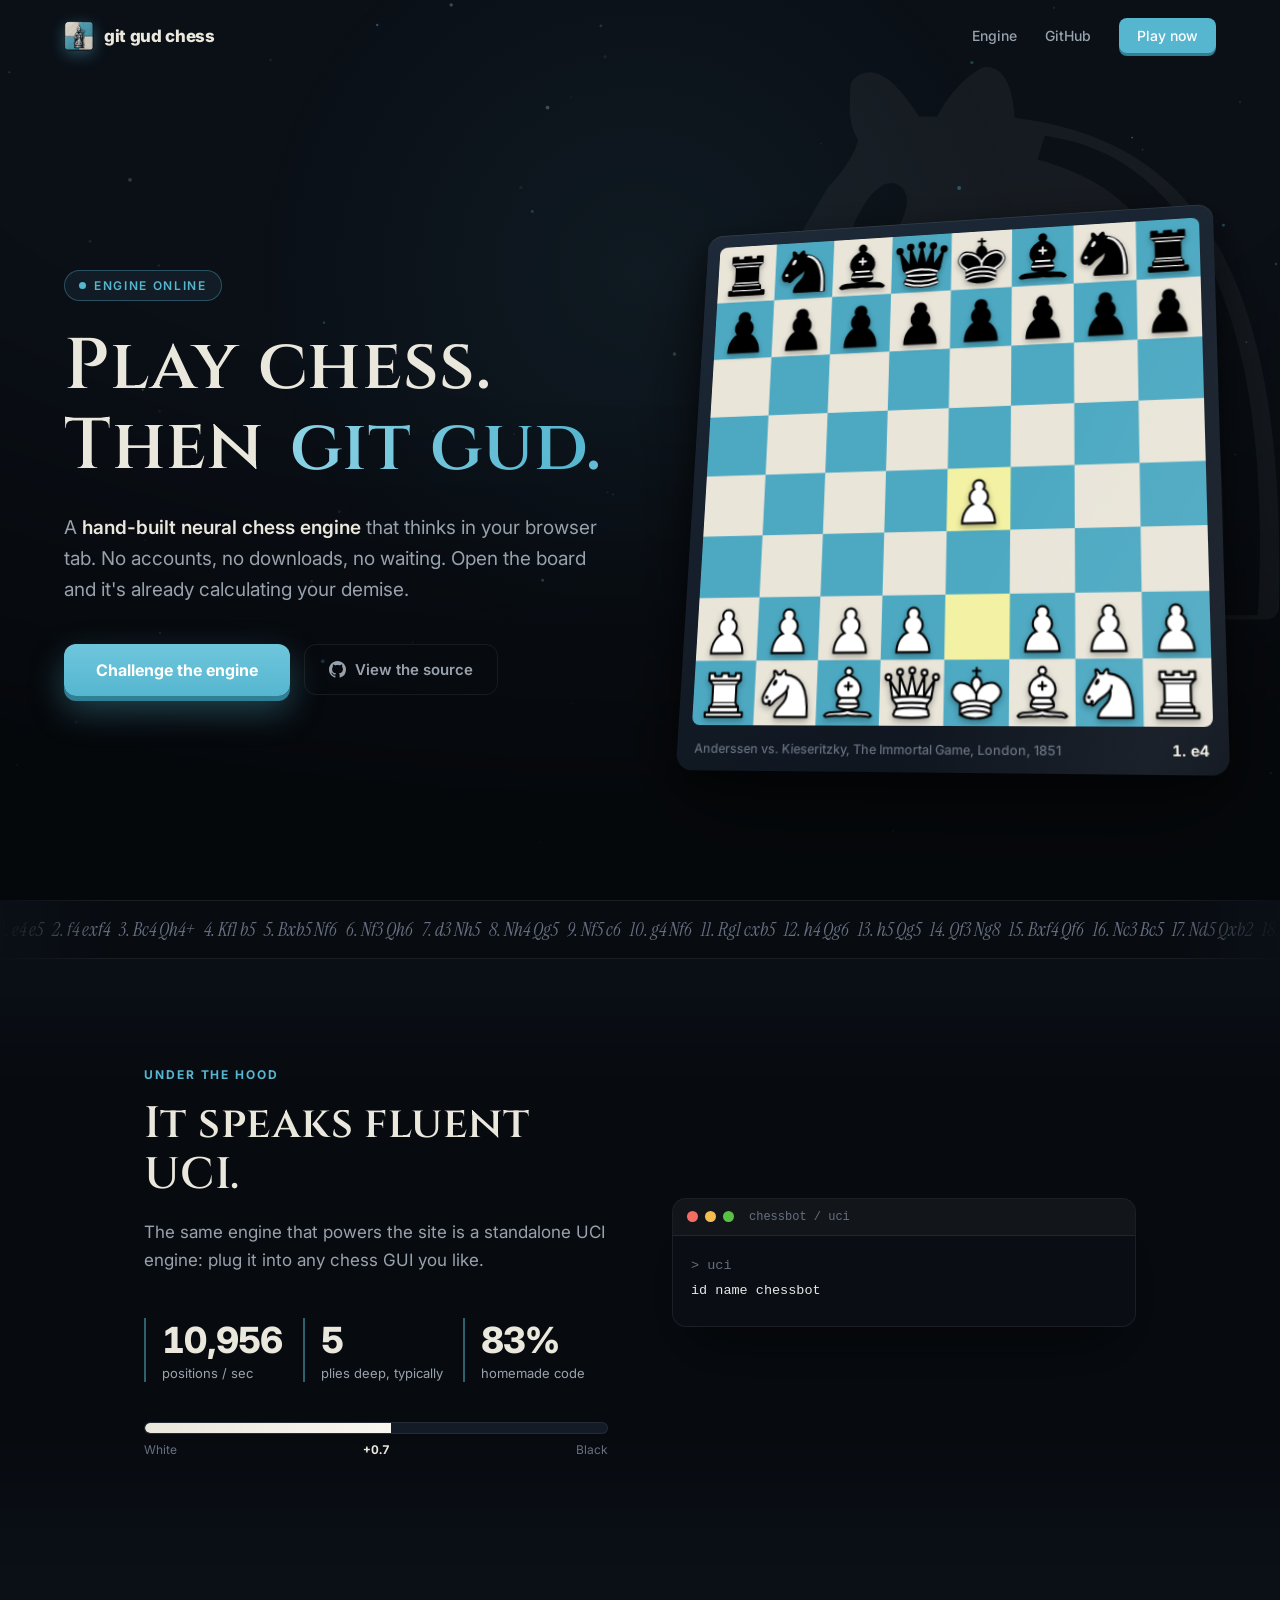
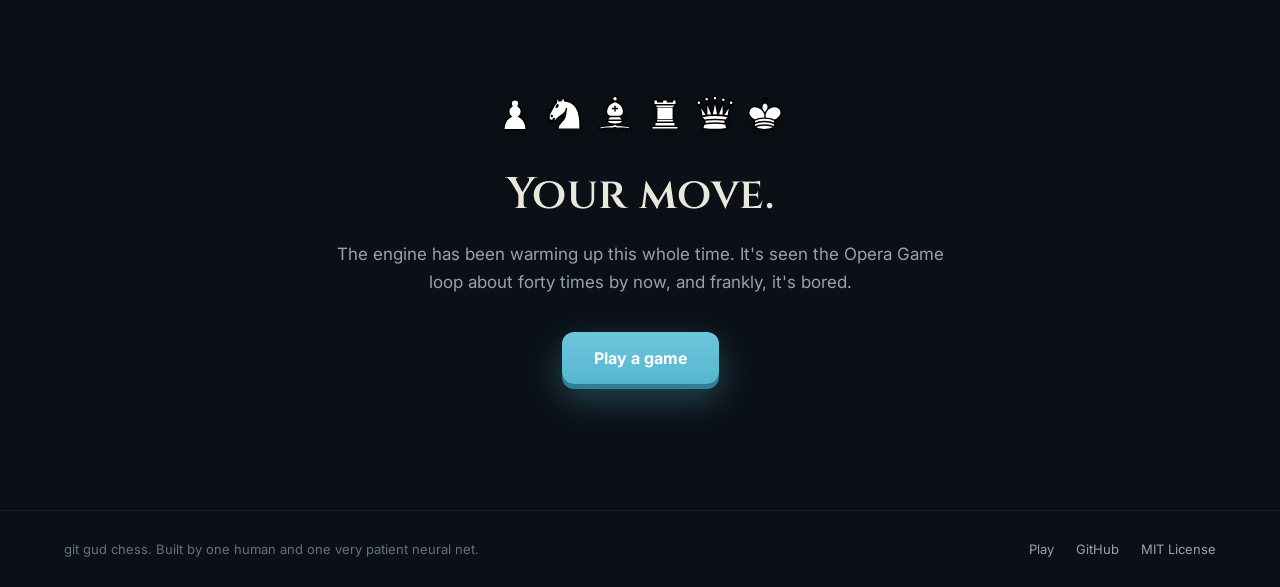
<file: web/static/index.html>
<!doctype html>
<html lang="en">
<head>
<meta charset="utf-8">
<meta name="viewport" content="width=device-width, initial-scale=1">
<title>git gud chess | a neural chess engine in your browser</title>
<meta name="description" content="Play a hand-built neural chess engine. No sign-up, no downloads, just you versus the machine.">
<link rel="icon" type="image/png" href="icon.png">
<link rel="preconnect" href="https://fonts.googleapis.com">
<link rel="preconnect" href="https://fonts.gstatic.com" crossorigin>
<link href="https://fonts.googleapis.com/css2?family=Cinzel:wght@400;600;700&family=Instrument+Serif:ital@0;1&family=Inter:wght@400;500;600;700;800&display=swap" rel="stylesheet">
<style>
/* ============================================================
   git gud chess landing
   Palette lifted from the game UI: walnut #312e2b, green #81b64c
   ============================================================ */
:root {
  /* Palette sampled from icon.png: navy night, teal squares, parchment cream */
  --bg-0: #0b1017;
  --bg-1: #0e141d;
  --bg-2: #121a24;
  --panel: #1a2431;
  --line: rgba(233,229,217,.08);
  --text: #eae7dd;
  --muted: #98a2ac;
  --faint: #667080;
  --green: #56b6d0;
  --green-deep: #2f7f95;
  --green-glow: rgba(86,182,208,.35);
  --sq-light: #e9e5d9;
  --sq-dark: #4da9c2;
  --serif: "Instrument Serif", Georgia, "Times New Roman", serif;
  /* Titling font: Roman inscription capitals, the royal-chess look. */
  --display: "Cinzel", "Instrument Serif", Georgia, serif;
  --sans: "Inter", system-ui, -apple-system, "Segoe UI", sans-serif;
}

* { box-sizing: border-box; margin: 0; padding: 0; }
html { scroll-behavior: smooth; }
body {
  font-family: var(--sans);
  background: var(--bg-0);
  color: var(--text);
  overflow-x: hidden;
  -webkit-font-smoothing: antialiased;
}
::selection { background: var(--green); color: #fff; }

/* ---------- ambient layers ---------- */
#dust {
  position: fixed; inset: 0; z-index: 0;
  pointer-events: none;
}
#spotlight {
  position: fixed; inset: 0; z-index: 1;
  pointer-events: none;
  background: radial-gradient(600px circle at var(--mx, 50%) var(--my, 30%),
              rgba(86,182,208,.06), transparent 65%);
  transition: background .15s ease-out;
}
.vignette {
  position: fixed; inset: 0; z-index: 1; pointer-events: none;
  background:
    radial-gradient(120% 90% at 50% 0%, transparent 50%, rgba(0,0,0,.5) 100%);
}

/* giant knight watermark drifting behind the hero */
.watermark {
  position: absolute; z-index: 0;
  right: -8vw; top: -4vh;
  width: 58vw; max-width: 900px; aspect-ratio: 1;
  opacity: .05;
  filter: invert(.92);
  background: url("pieces/bN.svg") center / contain no-repeat;
  animation: drift 26s ease-in-out infinite alternate;
  pointer-events: none;
}
@keyframes drift {
  from { transform: translateY(-2%) rotate(-3deg); }
  to   { transform: translateY(3%)  rotate(2deg); }
}

/* ---------- nav ---------- */
nav {
  position: fixed; top: 0; left: 0; right: 0; z-index: 50;
  display: flex; align-items: center; justify-content: space-between;
  padding: 18px clamp(20px, 5vw, 64px);
  transition: background .35s ease, box-shadow .35s ease, padding .35s ease;
}
nav.scrolled {
  padding-top: 12px; padding-bottom: 12px;
  background: rgba(33,31,28,.82);
  backdrop-filter: blur(14px);
  -webkit-backdrop-filter: blur(14px);
  box-shadow: 0 1px 0 var(--line);
}
.brand {
  display: flex; align-items: center; gap: 10px;
  font-weight: 800; font-size: 17px; letter-spacing: -.02em;
  color: var(--text); text-decoration: none;
}
.brand .glyph {
  width: 30px; height: 30px; border-radius: 7px;
  background: url("icon.png") center / cover no-repeat;
  box-shadow: 0 4px 14px var(--green-glow);
}
.nav-links { display: flex; gap: 28px; align-items: center; }
.nav-links a {
  color: var(--muted); text-decoration: none; font-size: 14px; font-weight: 500;
  transition: color .2s;
}
.nav-links a:hover { color: var(--text); }
.nav-cta {
  font-size: 14px; font-weight: 700; color: #fff !important;
  background: var(--green);
  padding: 9px 18px; border-radius: 8px;
  box-shadow: 0 3px 0 var(--green-deep);
  transition: filter .15s, transform .08s, box-shadow .08s;
}
.nav-cta:hover { filter: brightness(1.08); }
.nav-cta:active { transform: translateY(2px); box-shadow: 0 1px 0 var(--green-deep); }
@media (max-width: 720px) { .nav-links a:not(.nav-cta) { display: none; } }

/* ---------- hero ---------- */
.hero {
  position: relative; z-index: 2;
  min-height: 100svh;
  display: grid;
  grid-template-columns: minmax(0, 1.05fr) minmax(0, 1fr);
  align-items: center;
  gap: clamp(24px, 4vw, 64px);
  padding: clamp(96px, 14vh, 150px) clamp(20px, 5vw, 64px) 60px;
  max-width: 1280px; margin: 0 auto;
}
@media (max-width: 920px) {
  .hero { grid-template-columns: 1fr; text-align: center; padding-top: 110px; }
  .hero-copy { display: flex; flex-direction: column; align-items: center; }
}

.eyebrow {
  display: inline-flex; align-items: center; gap: 8px;
  font-size: 12px; font-weight: 600; letter-spacing: .14em; text-transform: uppercase;
  color: var(--green);
  border: 1px solid rgba(86,182,208,.35);
  background: rgba(86,182,208,.08);
  padding: 7px 14px; border-radius: 999px;
  margin-bottom: 26px;
}
.eyebrow .pulse {
  width: 7px; height: 7px; border-radius: 50%; background: var(--green);
  animation: pulse 2.2s ease-out infinite;
}
@keyframes pulse {
  0%   { box-shadow: 0 0 0 0 var(--green-glow); }
  70%  { box-shadow: 0 0 0 9px transparent; }
  100% { box-shadow: 0 0 0 0 transparent; }
}

/* small round separator used instead of typographic dashes/dots */
.sep-dot {
  display: inline-block; width: 4px; height: 4px; border-radius: 50%;
  background: currentColor; opacity: .55;
  vertical-align: middle; margin: 0 10px 2px;
}

h1 {
  font-family: var(--display);
  font-weight: 600;
  font-size: clamp(36px, 5.6vw, 72px);
  line-height: 1.12;
  letter-spacing: .01em;
  margin-bottom: 24px;
}
h1 em {
  font-style: normal;
  background: linear-gradient(100deg, #8fd4e6, var(--green) 45%, #d9f1f7 80%);
  background-size: 200% 100%;
  -webkit-background-clip: text; background-clip: text;
  color: transparent;
  animation: shimmer 5s ease-in-out infinite;
  /* Grow the paintable box so italic overhangs and descenders are not
     clipped by background-clip. The left margin compensates less than the
     padding, nudging the word right so the g clears the word before it. */
  padding: .08em .12em .14em .12em;
  margin: -.08em -.12em -.14em -.02em;
}
@keyframes shimmer {
  0%, 100% { background-position: 0% 0; }
  50%      { background-position: 100% 0; }
}

.hero-sub {
  font-size: clamp(16px, 1.6vw, 19px);
  line-height: 1.65;
  color: var(--muted);
  max-width: 46ch;
  margin-bottom: 38px;
}
.hero-sub strong { color: var(--text); font-weight: 600; }

.cta-row { display: flex; gap: 14px; flex-wrap: wrap; align-items: center; }
.btn-play {
  display: inline-flex; align-items: center; gap: 10px;
  font-family: var(--sans); font-size: 16px; font-weight: 700; color: #fff;
  text-decoration: none;
  background: linear-gradient(180deg, #6ec6dc, var(--green));
  padding: 16px 32px; border-radius: 12px;
  box-shadow: 0 5px 0 var(--green-deep), 0 14px 34px var(--green-glow);
  transition: filter .15s, transform .1s, box-shadow .1s;
}
.btn-play:hover { filter: brightness(1.07); }
.btn-play:active { transform: translateY(4px); box-shadow: 0 1px 0 var(--green-deep), 0 8px 20px var(--green-glow); }
.btn-ghost {
  display: inline-flex; align-items: center; gap: 9px;
  font-size: 15px; font-weight: 600; color: var(--muted);
  text-decoration: none;
  padding: 15px 24px; border-radius: 12px;
  border: 1px solid var(--line);
  transition: color .2s, border-color .2s, background .2s;
}
.btn-ghost:hover { color: var(--text); border-color: rgba(255,255,255,.2); background: rgba(255,255,255,.03); }

/* staggered entrance */
.hero-copy > * {
  opacity: 0; transform: translateY(26px);
  animation: rise .9s cubic-bezier(.2,.7,.2,1) forwards;
}
.hero-copy > *:nth-child(1) { animation-delay: .05s; }
.hero-copy > *:nth-child(2) { animation-delay: .18s; }
.hero-copy > *:nth-child(3) { animation-delay: .32s; }
.hero-copy > *:nth-child(4) { animation-delay: .46s; }
@keyframes rise { to { opacity: 1; transform: none; } }

/* ---------- hero board ---------- */
.stage {
  perspective: 1400px;
  opacity: 0;
  animation: rise 1.1s cubic-bezier(.2,.7,.2,1) .35s forwards;
}
.board-tilt {
  transform: rotateX(14deg) rotateY(-11deg) rotateZ(1deg);
  transform-style: preserve-3d;
  transition: transform .5s cubic-bezier(.2,.7,.2,1);
  will-change: transform;
}
.board-card {
  position: relative;
  border-radius: 16px;
  padding: 14px;
  background: linear-gradient(160deg, #1e2a39, #0c121b);
  box-shadow:
    0 40px 90px rgba(0,0,0,.55),
    0 12px 30px rgba(0,0,0,.4),
    inset 0 1px 0 rgba(255,255,255,.08);
}
.board-card::after { /* glass sheen sweeping across */
  content: ""; position: absolute; inset: 0; border-radius: 16px;
  background: linear-gradient(115deg, transparent 30%, rgba(255,255,255,.06) 45%, transparent 60%);
  background-size: 250% 100%;
  animation: sheen 7s ease-in-out infinite;
  pointer-events: none;
}
@keyframes sheen {
  0%, 55% { background-position: 120% 0; }
  85%, 100% { background-position: -60% 0; }
}
#board {
  position: relative;
  width: 100%; aspect-ratio: 1;
  border-radius: 8px; overflow: hidden;
  /* One conic tile is a 2x2 checker; at 25% size each cell is exactly
     one square, with a8 (top-left) light like a real board. */
  background: conic-gradient(var(--sq-dark) 25%, var(--sq-light) 0 50%,
              var(--sq-dark) 0 75%, var(--sq-light) 0);
  background-size: 25% 25%;
  transition: opacity .5s ease;
}
.piece {
  position: absolute; left: 0; top: 0;
  width: 12.5%; height: 12.5%;
  background-size: contain; background-repeat: no-repeat; background-position: center;
  transition: transform .5s cubic-bezier(.35,.9,.3,1), opacity .4s ease;
  filter: drop-shadow(0 3px 3px rgba(0,0,0,.3));
  will-change: transform;
  z-index: 2;
}
.piece.moving { z-index: 5; }
.piece.captured { opacity: 0; transform-origin: center; z-index: 1; }
.hl {
  position: absolute; width: 12.5%; height: 12.5%;
  background: rgba(255, 255, 96, .45);
  opacity: 0; transition: opacity .3s ease;
  /* No transform transition: highlights snap to the new move's squares
     instantly instead of sliding across the board. */
}
.board-caption {
  display: flex; justify-content: space-between; align-items: baseline; gap: 12px;
  margin-top: 13px; padding: 0 4px;
}
.board-caption .game-name { font-size: 12.5px; color: var(--faint); font-weight: 500; }
.board-caption .san {
  font-size: 14px; font-weight: 700; color: var(--text);
  font-variant-numeric: tabular-nums;
  min-width: 74px; text-align: right;
}
.board-caption .san .mate { color: var(--green); }

/* ---------- moves marquee ---------- */
.marquee {
  position: relative; z-index: 2;
  border-top: 1px solid var(--line);
  border-bottom: 1px solid var(--line);
  background: rgba(0,0,0,.22);
  overflow: hidden;
  padding: 16px 0;
  -webkit-mask-image: linear-gradient(90deg, transparent, #000 8%, #000 92%, transparent);
  mask-image: linear-gradient(90deg, transparent, #000 8%, #000 92%, transparent);
}
.marquee-track {
  display: flex; gap: 48px; width: max-content;
  animation: scroll 40s linear infinite;
  font-family: var(--serif); font-style: italic;
  font-size: 19px; color: var(--faint);
  white-space: nowrap;
}
.marquee:hover .marquee-track { animation-play-state: paused; }
.marquee-track span b { color: var(--green); font-weight: 400; }
@keyframes scroll { to { transform: translateX(-50%); } }

/* ---------- sections ---------- */
section { position: relative; z-index: 2; }
.wrap { max-width: 1120px; margin: 0 auto; padding: clamp(80px, 12vh, 140px) clamp(20px, 5vw, 64px); }
.kicker {
  font-size: 12px; font-weight: 700; letter-spacing: .16em; text-transform: uppercase;
  color: var(--green); margin-bottom: 16px;
}
h2 {
  font-family: var(--display); font-weight: 600;
  font-size: clamp(26px, 3.6vw, 44px); line-height: 1.16; letter-spacing: .01em;
  max-width: 24ch; margin-bottom: 18px;
}
h2 em { font-style: normal !important; }
.section-sub { color: var(--muted); font-size: 17px; line-height: 1.65; max-width: 58ch; }

/* reveal on scroll */
.reveal { opacity: 0; transform: translateY(34px); transition: opacity .8s cubic-bezier(.2,.7,.2,1), transform .8s cubic-bezier(.2,.7,.2,1); }
.reveal.in { opacity: 1; transform: none; }
.reveal[data-d="1"] { transition-delay: .1s; }
.reveal[data-d="2"] { transition-delay: .2s; }
.reveal[data-d="3"] { transition-delay: .3s; }

/* ---------- engine section ---------- */
.engine {
  background: linear-gradient(180deg, transparent, rgba(0,0,0,.28) 20%, rgba(0,0,0,.28) 80%, transparent);
}
.engine-grid {
  display: grid; grid-template-columns: 1fr 1fr; gap: clamp(32px, 5vw, 72px);
  align-items: center;
}
@media (max-width: 880px) { .engine-grid { grid-template-columns: 1fr; } }
.term {
  border: 1px solid var(--line); border-radius: 14px; overflow: hidden;
  background: #0a0e14;
  box-shadow: 0 30px 70px rgba(0,0,0,.45);
  font-family: ui-monospace, "Cascadia Code", Consolas, monospace;
  font-size: 13.5px;
}
.term-bar {
  display: flex; align-items: center; gap: 7px;
  padding: 11px 14px; border-bottom: 1px solid var(--line);
  background: rgba(255,255,255,.03);
}
.term-bar i { width: 11px; height: 11px; border-radius: 50%; display: block; }
.term-bar i:nth-child(1) { background: #f56d62; }
.term-bar i:nth-child(2) { background: #f5bd4f; }
.term-bar i:nth-child(3) { background: #58c142; }
.term-bar span { margin-left: 8px; color: var(--faint); font-size: 12px; }
.term-body { padding: 18px 18px 22px; line-height: 1.85; color: #aeb6bf; }
.term-body .p { color: var(--faint); }
.term-body .g { color: var(--green); }
.term-body .w { color: #e8e7e6; }
.term-body .cursor {
  display: inline-block; width: 8px; height: 15px; vertical-align: -2px;
  background: var(--green); animation: blink 1.1s steps(1) infinite;
}
@keyframes blink { 50% { opacity: 0; } }

.stats { display: grid; grid-template-columns: repeat(3, 1fr); gap: 14px; margin-top: 44px; }
.stat {
  border-left: 2px solid rgba(86,182,208,.5); padding-left: 16px;
}
.stat b {
  display: block; font-size: clamp(26px, 3vw, 36px); font-weight: 800; letter-spacing: -.02em;
  font-variant-numeric: tabular-nums;
}
.stat span { font-size: 13px; color: var(--muted); }

/* eval bar */
.evalbar {
  margin-top: 40px; height: 12px; border-radius: 999px; overflow: hidden;
  background: #131b26; border: 1px solid var(--line);
  position: relative;
}
.evalbar .fill {
  height: 100%; width: 50%;
  background: linear-gradient(90deg, #eae7dd, #f8f6f0);
  border-radius: 999px 0 0 999px;
  transition: width 1.2s cubic-bezier(.3,.8,.3,1);
}
.eval-caption { display: flex; justify-content: space-between; font-size: 12px; color: var(--faint); margin-top: 8px; }
.eval-caption b { color: var(--text); font-variant-numeric: tabular-nums; }

/* ---------- final cta ---------- */
.finale { text-align: center; }
.finale .wrap { padding-top: clamp(90px, 14vh, 160px); padding-bottom: clamp(90px, 14vh, 160px); }
.finale h2 { margin: 0 auto 20px; }
.finale .board-icons {
  display: flex; justify-content: center; gap: 6px; margin-bottom: 34px;
}
.finale .board-icons i {
  width: 44px; height: 44px; display: block;
  background-size: contain; background-repeat: no-repeat; background-position: center;
  opacity: 0; transform: translateY(14px) scale(.8);
  transition: opacity .5s cubic-bezier(.2,.7,.2,1), transform .5s cubic-bezier(.2,.7,.2,1);
  filter: drop-shadow(0 4px 8px rgba(0,0,0,.4));
}
.finale.in .board-icons i { opacity: 1; transform: none; }
.finale .board-icons i:nth-child(1) { transition-delay: .05s; }
.finale .board-icons i:nth-child(2) { transition-delay: .12s; }
.finale .board-icons i:nth-child(3) { transition-delay: .19s; }
.finale .board-icons i:nth-child(4) { transition-delay: .26s; }
.finale .board-icons i:nth-child(5) { transition-delay: .33s; }
.finale .board-icons i:nth-child(6) { transition-delay: .40s; }
.finale .cta-row { justify-content: center; margin-top: 36px; }
.finale .hint { margin-top: 22px; font-size: 13px; color: var(--faint); }

footer {
  position: relative; z-index: 2;
  border-top: 1px solid var(--line);
  padding: 30px clamp(20px, 5vw, 64px);
  display: flex; justify-content: space-between; align-items: center; gap: 16px; flex-wrap: wrap;
  color: var(--faint); font-size: 13px;
}
footer a { color: var(--muted); text-decoration: none; }
footer a:hover { color: var(--text); }
footer .foot-links { display: flex; gap: 22px; }

/* ---------- mode picker popup ---------- */
.mode-backdrop {
  position: fixed; inset: 0; z-index: 100;
  display: flex; align-items: center; justify-content: center;
  padding: 20px;
  background: rgba(4, 7, 11, .72);
  backdrop-filter: blur(9px);
  -webkit-backdrop-filter: blur(9px);
  opacity: 0; pointer-events: none;
  transition: opacity .3s ease;
}
.mode-backdrop.open { opacity: 1; pointer-events: auto; }
.mode-dialog {
  width: min(94vw, 900px);
  max-height: 90svh; overflow-y: auto;
  padding: clamp(26px, 4vw, 44px);
  border: 1px solid var(--line); border-radius: 20px;
  background: linear-gradient(170deg, #141d29, #0b1017);
  box-shadow: 0 40px 100px rgba(0,0,0,.65);
  transform: translateY(20px) scale(.97);
  transition: transform .3s cubic-bezier(.2,.7,.2,1);
}
.mode-backdrop.open .mode-dialog { transform: none; }
.mode-dialog h2 {
  font-family: var(--display); font-weight: 600; text-align: center;
  font-size: clamp(24px, 3.4vw, 34px); max-width: none; margin-bottom: 8px;
}
.mode-dialog .mode-sub {
  text-align: center; color: var(--muted); font-size: 15px; margin-bottom: 30px;
}
.mode-cols { display: grid; grid-template-columns: repeat(3, 1fr); gap: 16px; }
@media (max-width: 760px) { .mode-cols { grid-template-columns: 1fr; } }
.mode-card {
  font-family: var(--sans); color: var(--text);
  border: 1px solid var(--line); border-radius: 16px;
  background: rgba(255,255,255,.02);
  padding: 24px 18px 22px; text-align: center; cursor: pointer;
  transition: transform .25s cubic-bezier(.2,.7,.2,1), border-color .25s, background .25s;
}
.mode-card:hover {
  transform: translateY(-5px);
  border-color: rgba(86,182,208,.5);
  background: rgba(86,182,208,.06);
}
.mode-art {
  width: 74px; height: 74px; margin: 0 auto 16px;
  border-radius: 14px;
  background-position: center; background-repeat: no-repeat; background-size: contain;
}
.mode-card[data-mode="normal"] .mode-art,
.mode-card[data-mode="hell"] .mode-art { background-size: cover; box-shadow: 0 8px 22px rgba(0,0,0,.45); }
.mode-card[data-mode="hell"] .mode-art { background-position: center 20%; }
.mode-card h3 { font-size: 18px; font-weight: 700; margin-bottom: 8px; }
.mode-card p { font-size: 13.5px; line-height: 1.6; color: var(--muted); }
.mode-tag {
  display: inline-block; margin-top: 16px;
  font-size: 11px; font-weight: 700; letter-spacing: .09em; text-transform: uppercase;
  color: var(--green); border: 1px solid rgba(86,182,208,.35);
  padding: 6px 11px; border-radius: 999px;
}
/* Hell burns even before you hover it: red card, breathing aura. */
.mode-card[data-mode="hell"] {
  border-color: rgba(224, 70, 58, .45);
  background: linear-gradient(180deg, rgba(224, 70, 58, .09), rgba(110, 18, 12, .06));
  animation: hell-aura 2.6s ease-in-out infinite;
}
@keyframes hell-aura {
  0%, 100% { box-shadow: 0 0 16px rgba(224, 70, 58, .18), inset 0 0 20px rgba(224, 70, 58, .05); }
  50% { box-shadow: 0 0 30px rgba(224, 70, 58, .4), inset 0 0 28px rgba(224, 70, 58, .11); }
}
.mode-card[data-mode="hell"] h3 {
  color: #ff6b5e;
  text-shadow: 0 0 14px rgba(224, 70, 58, .55);
}
.mode-card[data-mode="hell"] .mode-art {
  box-shadow: 0 0 18px rgba(224, 70, 58, .5), 0 8px 22px rgba(0, 0, 0, .45);
}
.mode-card[data-mode="hell"]:hover {
  border-color: rgba(224, 70, 58, .8);
  background: linear-gradient(180deg, rgba(224, 70, 58, .14), rgba(110, 18, 12, .1));
}
.mode-card[data-mode="hell"] .mode-tag {
  color: #e0564a; border-color: rgba(224,86,74,.4);
}

@media (prefers-reduced-motion: reduce) {
  *, *::before, *::after { animation-duration: .01ms !important; animation-iteration-count: 1 !important; transition-duration: .01ms !important; }
  html { scroll-behavior: auto; }
}
</style>
</head>
<body>

<canvas id="dust"></canvas>
<div id="spotlight"></div>
<div class="vignette"></div>

<nav id="nav">
  <a class="brand" href="#">
    <span class="glyph"></span>
    git gud chess
  </a>
  <div class="nav-links">
    <a href="#engine">Engine</a>
    <a href="https://github.com/LLionNg/git-gud-chess" target="_blank" rel="noopener">GitHub</a>
    <a class="nav-cta" href="/play/" data-play>Play now</a>
  </div>
</nav>

<header class="hero">
  <div class="watermark"></div>

  <div class="hero-copy">
    <span class="eyebrow"><span class="pulse"></span> Engine online</span>
    <h1>Play chess.<br>Then <em>git&nbsp;gud.</em></h1>
    <p class="hero-sub">
      A <strong>hand-built neural chess engine</strong> that thinks in your browser tab.
      No accounts, no downloads, no waiting. Open the board and it's already
      calculating your demise.
    </p>
    <div class="cta-row">
      <a class="btn-play" href="/play/" data-play>
        Challenge the engine
      </a>
      <a class="btn-ghost" href="https://github.com/LLionNg/git-gud-chess" target="_blank" rel="noopener">
        <svg width="17" height="17" viewBox="0 0 16 16" fill="currentColor"><path d="M8 0C3.58 0 0 3.58 0 8c0 3.54 2.29 6.53 5.47 7.59.4.07.55-.17.55-.38 0-.19-.01-.82-.01-1.49-2.01.37-2.53-.49-2.69-.94-.09-.23-.48-.94-.82-1.13-.28-.15-.68-.52-.01-.53.63-.01 1.08.58 1.23.82.72 1.21 1.87.87 2.33.66.07-.52.28-.87.51-1.07-1.78-.2-3.64-.89-3.64-3.95 0-.87.31-1.59.82-2.15-.08-.2-.36-1.02.08-2.12 0 0 .67-.21 2.2.82.64-.18 1.32-.27 2-.27s1.36.09 2 .27c1.53-1.04 2.2-.82 2.2-.82.44 1.1.16 1.92.08 2.12.51.56.82 1.27.82 2.15 0 3.07-1.87 3.75-3.65 3.95.29.25.54.73.54 1.48 0 1.07-.01 1.93-.01 2.2 0 .21.15.46.55.38A8.01 8.01 0 0 0 16 8c0-4.42-3.58-8-8-8z"/></svg>
        View the source
      </a>
    </div>
  </div>

  <div class="stage">
    <div class="board-tilt" id="tilt">
      <div class="board-card">
        <div id="board"></div>
        <div class="board-caption">
          <span class="game-name" id="game-name">Morphy vs. Duke of Brunswick &amp; Count Isouard, Paris Opera, 1858</span>
          <span class="san" id="san">&nbsp;</span>
        </div>
      </div>
    </div>
  </div>
</header>

<div class="marquee" aria-hidden="true">
  <div class="marquee-track" id="mtrack">
    <!-- Filled by the board script with the notation of the game on display. -->
  </div>
</div>

<section id="engine" class="engine">
  <div class="wrap engine-grid">
    <div>
      <p class="kicker reveal">Under the hood</p>
      <h2 class="reveal">It speaks fluent <em style="font-style:italic">UCI.</em></h2>
      <p class="section-sub reveal" data-d="1">
        The same engine that powers the site is a standalone UCI engine: plug it into
        any chess GUI you like.
      </p>
      <div class="stats reveal" data-d="2">
        <div class="stat"><b data-count="12800">0</b><span>positions / sec</span></div>
        <div class="stat"><b data-count="6">0</b><span>plies deep, typically</span></div>
        <div class="stat"><b data-count="100" data-suffix="%">0</b><span>homemade code</span></div>
      </div>
      <div class="evalbar reveal" data-d="2"><div class="fill" id="evalfill"></div></div>
      <div class="eval-caption reveal" data-d="2"><span>White</span><b id="evaltxt">+0.0</b><span>Black</span></div>
    </div>
    <div class="term reveal" data-d="1">
      <div class="term-bar"><i></i><i></i><i></i><span>chessbot / uci</span></div>
      <div class="term-body" id="term"></div>
    </div>
  </div>
</section>

<section class="finale reveal" id="finale">
  <div class="wrap">
    <div class="board-icons">
      <i style="background-image:url('pieces/wP.svg')"></i>
      <i style="background-image:url('pieces/wN.svg')"></i>
      <i style="background-image:url('pieces/wB.svg')"></i>
      <i style="background-image:url('pieces/wR.svg')"></i>
      <i style="background-image:url('pieces/wQ.svg')"></i>
      <i style="background-image:url('pieces/wK.svg')"></i>
    </div>
    <h2>Your move.</h2>
    <p class="section-sub" style="margin:0 auto">
      The engine has been warming up this whole time. It's seen the Opera Game loop
      about forty times by now, and frankly, it's bored.
    </p>
    <div class="cta-row">
      <a class="btn-play" href="/play/" data-play>
        Play a game
      </a>
    </div>
  </div>
</section>

<footer>
  <span>git gud chess. Built by one human and one very patient neural net.</span>
  <div class="foot-links">
    <a href="/play/" data-play>Play</a>
    <a href="https://github.com/LLionNg/git-gud-chess" target="_blank" rel="noopener">GitHub</a>
    <a href="https://github.com/LLionNg/git-gud-chess/blob/master/LICENSE" target="_blank" rel="noopener">MIT License</a>
  </div>
</footer>

<div class="mode-backdrop" id="mode-modal" role="dialog" aria-modal="true" aria-label="Choose a game mode">
  <div class="mode-dialog">
    <h2>Choose your <em style="font-style:italic">mode.</em></h2>
    <p class="mode-sub">Three ways to face the engine. The difference is how much mercy the undo button shows you.</p>
    <div class="mode-cols">
      <button class="mode-card" data-mode="practice">
        <div class="mode-art" style="background-image:url('pieces/wP.svg')"></div>
        <h3>Practice</h3>
        <p>Undo and redo without limit, and switch the engine off to move both sides and set up any scenario you like.</p>
        <span class="mode-tag">Undo and redo: unlimited</span>
      </button>
      <button class="mode-card" data-mode="normal">
        <div class="mode-art" style="background-image:url('icon.png')"></div>
        <h3>Normal</h3>
        <p>You may take back only your latest move: one step into the past, never two. Playing a move earns the next undo.</p>
        <span class="mode-tag">Undo: one move back</span>
      </button>
      <button class="mode-card" data-mode="hell">
        <div class="mode-art" style="background-image:url('img/chess_lock.png')"></div>
        <h3>Hell</h3>
        <p>Undo and redo are chained shut. Every move is final, every blunder is forever. The engine remembers.</p>
        <span class="mode-tag">Undo and redo: locked</span>
      </button>
    </div>
  </div>
</div>

<script>
/* ================= dust particles ================= */
const dust = document.getElementById('dust');
const dctx = dust.getContext('2d');
let parts = [];
const motionOK = !matchMedia('(prefers-reduced-motion: reduce)').matches;

function sizeDust() {
  dust.width = innerWidth * devicePixelRatio;
  dust.height = innerHeight * devicePixelRatio;
  dctx.setTransform(devicePixelRatio, 0, 0, devicePixelRatio, 0, 0);
}
sizeDust();
addEventListener('resize', sizeDust);

for (let i = 0; i < 70; i++) {
  parts.push({
    x: Math.random() * innerWidth,
    y: Math.random() * innerHeight,
    r: Math.random() * 1.6 + .4,
    vx: (Math.random() - .5) * .18,
    vy: -Math.random() * .22 - .04,
    a: Math.random() * .35 + .08,
    green: Math.random() < .3,
  });
}
function tickDust() {
  dctx.clearRect(0, 0, innerWidth, innerHeight);
  for (const p of parts) {
    p.x += p.vx; p.y += p.vy;
    if (p.y < -8) { p.y = innerHeight + 8; p.x = Math.random() * innerWidth; }
    if (p.x < -8) p.x = innerWidth + 8;
    if (p.x > innerWidth + 8) p.x = -8;
    dctx.beginPath();
    dctx.arc(p.x, p.y, p.r, 0, Math.PI * 2);
    dctx.fillStyle = p.green ? `rgba(86,182,208,${p.a})` : `rgba(232,231,230,${p.a * .7})`;
    dctx.fill();
  }
  requestAnimationFrame(tickDust);
}
if (motionOK) tickDust();

/* ================= cursor spotlight + board tilt ================= */
const spot = document.getElementById('spotlight');
const tilt = document.getElementById('tilt');
addEventListener('pointermove', e => {
  spot.style.setProperty('--mx', e.clientX + 'px');
  spot.style.setProperty('--my', e.clientY + 'px');
  if (tilt && motionOK && matchMedia('(pointer:fine)').matches) {
    const nx = e.clientX / innerWidth - .5;
    const ny = e.clientY / innerHeight - .5;
    tilt.style.transform =
      `rotateX(${14 - ny * 7}deg) rotateY(${-11 + nx * 9}deg) rotateZ(1deg)`;
  }
});

/* ================= nav shadow on scroll ================= */
const nav = document.getElementById('nav');
addEventListener('scroll', () => nav.classList.toggle('scrolled', scrollY > 24), { passive: true });

/* ================= scroll reveals ================= */
const io = new IntersectionObserver(es => {
  for (const e of es) if (e.isIntersecting) { e.target.classList.add('in'); io.unobserve(e.target); }
}, { threshold: .18 });
document.querySelectorAll('.reveal').forEach(el => io.observe(el));

/* ================= animated stat counters ================= */
const cio = new IntersectionObserver(es => {
  for (const e of es) {
    if (!e.isIntersecting) continue;
    cio.unobserve(e.target);
    const el = e.target, end = +el.dataset.count, suf = el.dataset.suffix || '';
    const t0 = performance.now(), dur = 1600;
    (function step(t) {
      const k = Math.min(1, (t - t0) / dur);
      const eased = 1 - Math.pow(1 - k, 3);
      el.textContent = Math.round(end * eased).toLocaleString() + suf;
      if (k < 1) requestAnimationFrame(step);
    })(t0);
  }
}, { threshold: .6 });
document.querySelectorAll('[data-count]').forEach(el => cio.observe(el));

/* ================= fake UCI terminal ================= */
const termLines = [
  ['p', '&gt; uci'],
  ['w', 'id name chessbot'],
  ['w', 'id author LLionNg'],
  ['g', 'uciok'],
  ['p', '&gt; position startpos moves e2e4'],
  ['p', '&gt; go movetime 300'],
  ['w', 'info depth 4 score cp 21 pv e7e5'],
  ['w', 'info depth 5 score cp 14 pv e7e5 g1f3'],
  ['w', 'info depth 6 score cp 18 pv e7e5 g1f3 b8c6'],
  ['g', 'bestmove e7e5'],
];
const termEl = document.getElementById('term');
let tl = 0;
const tio = new IntersectionObserver(es => {
  if (!es[0].isIntersecting) return;
  tio.disconnect();
  (function next() {
    if (tl < termLines.length) {
      const [cls, txt] = termLines[tl++];
      termEl.insertAdjacentHTML('beforeend', `<div class="${cls}">${txt}</div>`);
      setTimeout(next, tl <= 4 ? 420 : 620);
    } else {
      termEl.insertAdjacentHTML('beforeend', `<div class="p">&gt; <span class="cursor"></span></div>`);
    }
  })();
}, { threshold: .4 });
tio.observe(termEl);

/* ================= eval bar wobble ================= */
const fill = document.getElementById('evalfill');
const evaltxt = document.getElementById('evaltxt');
let evalScore = 0.0;
setInterval(() => {
  if (!fill.closest('.in')) return;
  evalScore = Math.max(-3, Math.min(5, evalScore + (Math.random() - .42) * 1.4));
  const pct = 50 + (evalScore / 10) * 50;
  fill.style.width = pct + '%';
  evaltxt.textContent = (evalScore >= 0 ? '+' : '') + evalScore.toFixed(1);
}, 1800);

/* ================= hero board: famous games on rotation ================= */
const FILES = 'abcdefgh';
const sqXY = sq => [FILES.indexOf(sq[0]), 8 - +sq[1]];

// Each ply: from, to, san; cap = square of the captured piece (differs from
// t only for en passant); rook = castling rook hop; mate flags checkmate.
// Generated and legality-checked with python-chess from the source PGNs.
const GAMES = [
  { name: "Morphy vs. Duke of Brunswick & Count Isouard, Paris Opera, 1858",
    moves: [
      {f:"e2",t:"e4",san:"1. e4"}, {f:"e7",t:"e5",san:"1... e5"},
      {f:"g1",t:"f3",san:"2. Nf3"}, {f:"d7",t:"d6",san:"2... d6"},
      {f:"d2",t:"d4",san:"3. d4"}, {f:"c8",t:"g4",san:"3... Bg4"},
      {f:"d4",t:"e5",san:"4. dxe5",cap:"e5"}, {f:"g4",t:"f3",san:"4... Bxf3",cap:"f3"},
      {f:"d1",t:"f3",san:"5. Qxf3",cap:"f3"}, {f:"d6",t:"e5",san:"5... dxe5",cap:"e5"},
      {f:"f1",t:"c4",san:"6. Bc4"}, {f:"g8",t:"f6",san:"6... Nf6"},
      {f:"f3",t:"b3",san:"7. Qb3"}, {f:"d8",t:"e7",san:"7... Qe7"},
      {f:"b1",t:"c3",san:"8. Nc3"}, {f:"c7",t:"c6",san:"8... c6"},
      {f:"c1",t:"g5",san:"9. Bg5"}, {f:"b7",t:"b5",san:"9... b5"},
      {f:"c3",t:"b5",san:"10. Nxb5",cap:"b5"}, {f:"c6",t:"b5",san:"10... cxb5",cap:"b5"},
      {f:"c4",t:"b5",san:"11. Bxb5+",cap:"b5"}, {f:"b8",t:"d7",san:"11... Nbd7"},
      {f:"e1",t:"c1",san:"12. O-O-O",rook:{f:"a1",t:"d1"}}, {f:"a8",t:"d8",san:"12... Rd8"},
      {f:"d1",t:"d7",san:"13. Rxd7",cap:"d7"}, {f:"d8",t:"d7",san:"13... Rxd7",cap:"d7"},
      {f:"h1",t:"d1",san:"14. Rd1"}, {f:"e7",t:"e6",san:"14... Qe6"},
      {f:"b5",t:"d7",san:"15. Bxd7+",cap:"d7"}, {f:"f6",t:"d7",san:"15... Nxd7",cap:"d7"},
      {f:"b3",t:"b8",san:"16. Qb8+"}, {f:"d7",t:"b8",san:"16... Nxb8",cap:"b8"},
      {f:"d1",t:"d8",san:"17. Rd8#",mate:true},
    ] },
  { name: "Anderssen vs. Kieseritzky, The Immortal Game, London, 1851",
    moves: [
      {f:"e2",t:"e4",san:"1. e4"}, {f:"e7",t:"e5",san:"1... e5"},
      {f:"f2",t:"f4",san:"2. f4"}, {f:"e5",t:"f4",san:"2... exf4",cap:"f4"},
      {f:"f1",t:"c4",san:"3. Bc4"}, {f:"d8",t:"h4",san:"3... Qh4+"},
      {f:"e1",t:"f1",san:"4. Kf1"}, {f:"b7",t:"b5",san:"4... b5"},
      {f:"c4",t:"b5",san:"5. Bxb5",cap:"b5"}, {f:"g8",t:"f6",san:"5... Nf6"},
      {f:"g1",t:"f3",san:"6. Nf3"}, {f:"h4",t:"h6",san:"6... Qh6"},
      {f:"d2",t:"d3",san:"7. d3"}, {f:"f6",t:"h5",san:"7... Nh5"},
      {f:"f3",t:"h4",san:"8. Nh4"}, {f:"h6",t:"g5",san:"8... Qg5"},
      {f:"h4",t:"f5",san:"9. Nf5"}, {f:"c7",t:"c6",san:"9... c6"},
      {f:"g2",t:"g4",san:"10. g4"}, {f:"h5",t:"f6",san:"10... Nf6"},
      {f:"h1",t:"g1",san:"11. Rg1"}, {f:"c6",t:"b5",san:"11... cxb5",cap:"b5"},
      {f:"h2",t:"h4",san:"12. h4"}, {f:"g5",t:"g6",san:"12... Qg6"},
      {f:"h4",t:"h5",san:"13. h5"}, {f:"g6",t:"g5",san:"13... Qg5"},
      {f:"d1",t:"f3",san:"14. Qf3"}, {f:"f6",t:"g8",san:"14... Ng8"},
      {f:"c1",t:"f4",san:"15. Bxf4",cap:"f4"}, {f:"g5",t:"f6",san:"15... Qf6"},
      {f:"b1",t:"c3",san:"16. Nc3"}, {f:"f8",t:"c5",san:"16... Bc5"},
      {f:"c3",t:"d5",san:"17. Nd5"}, {f:"f6",t:"b2",san:"17... Qxb2",cap:"b2"},
      {f:"f4",t:"d6",san:"18. Bd6"}, {f:"c5",t:"g1",san:"18... Bxg1",cap:"g1"},
      {f:"e4",t:"e5",san:"19. e5"}, {f:"b2",t:"a1",san:"19... Qxa1+",cap:"a1"},
      {f:"f1",t:"e2",san:"20. Ke2"}, {f:"b8",t:"a6",san:"20... Na6"},
      {f:"f5",t:"g7",san:"21. Nxg7+",cap:"g7"}, {f:"e8",t:"d8",san:"21... Kd8"},
      {f:"f3",t:"f6",san:"22. Qf6+"}, {f:"g8",t:"f6",san:"22... Nxf6",cap:"f6"},
      {f:"d6",t:"e7",san:"23. Be7#",mate:true},
    ] },
  { name: "Carlsen vs. Ernst, Wijk aan Zee, 2004",
    moves: [
      {f:"e2",t:"e4",san:"1. e4"}, {f:"c7",t:"c6",san:"1... c6"},
      {f:"d2",t:"d4",san:"2. d4"}, {f:"d7",t:"d5",san:"2... d5"},
      {f:"b1",t:"c3",san:"3. Nc3"}, {f:"d5",t:"e4",san:"3... dxe4",cap:"e4"},
      {f:"c3",t:"e4",san:"4. Nxe4",cap:"e4"}, {f:"c8",t:"f5",san:"4... Bf5"},
      {f:"e4",t:"g3",san:"5. Ng3"}, {f:"f5",t:"g6",san:"5... Bg6"},
      {f:"h2",t:"h4",san:"6. h4"}, {f:"h7",t:"h6",san:"6... h6"},
      {f:"g1",t:"f3",san:"7. Nf3"}, {f:"b8",t:"d7",san:"7... Nd7"},
      {f:"h4",t:"h5",san:"8. h5"}, {f:"g6",t:"h7",san:"8... Bh7"},
      {f:"f1",t:"d3",san:"9. Bd3"}, {f:"h7",t:"d3",san:"9... Bxd3",cap:"d3"},
      {f:"d1",t:"d3",san:"10. Qxd3",cap:"d3"}, {f:"e7",t:"e6",san:"10... e6"},
      {f:"c1",t:"f4",san:"11. Bf4"}, {f:"g8",t:"f6",san:"11... Ngf6"},
      {f:"e1",t:"c1",san:"12. O-O-O",rook:{f:"a1",t:"d1"}}, {f:"f8",t:"e7",san:"12... Be7"},
      {f:"g3",t:"e4",san:"13. Ne4"}, {f:"d8",t:"a5",san:"13... Qa5"},
      {f:"c1",t:"b1",san:"14. Kb1"}, {f:"e8",t:"g8",san:"14... O-O",rook:{f:"h8",t:"f8"}},
      {f:"e4",t:"f6",san:"15. Nxf6+",cap:"f6"}, {f:"d7",t:"f6",san:"15... Nxf6",cap:"f6"},
      {f:"f3",t:"e5",san:"16. Ne5"}, {f:"a8",t:"d8",san:"16... Rad8"},
      {f:"d3",t:"e2",san:"17. Qe2"}, {f:"c6",t:"c5",san:"17... c5"},
      {f:"e5",t:"g6",san:"18. Ng6"}, {f:"f7",t:"g6",san:"18... fxg6",cap:"g6"},
      {f:"e2",t:"e6",san:"19. Qxe6+",cap:"e6"}, {f:"g8",t:"h8",san:"19... Kh8"},
      {f:"h5",t:"g6",san:"20. hxg6",cap:"g6"}, {f:"f6",t:"g8",san:"20... Ng8"},
      {f:"f4",t:"h6",san:"21. Bxh6",cap:"h6"}, {f:"g7",t:"h6",san:"21... gxh6",cap:"h6"},
      {f:"h1",t:"h6",san:"22. Rxh6+",cap:"h6"}, {f:"g8",t:"h6",san:"22... Nxh6",cap:"h6"},
      {f:"e6",t:"e7",san:"23. Qxe7",cap:"e7"}, {f:"h6",t:"f7",san:"23... Nf7"},
      {f:"g6",t:"f7",san:"24. gxf7",cap:"f7"}, {f:"h8",t:"g7",san:"24... Kg7"},
      {f:"d1",t:"d3",san:"25. Rd3"}, {f:"d8",t:"d6",san:"25... Rd6"},
      {f:"d3",t:"g3",san:"26. Rg3+"}, {f:"d6",t:"g6",san:"26... Rg6"},
      {f:"e7",t:"e5",san:"27. Qe5+"}, {f:"g7",t:"f7",san:"27... Kxf7",cap:"f7"},
      {f:"e5",t:"f5",san:"28. Qf5+"}, {f:"g6",t:"f6",san:"28... Rf6"},
      {f:"f5",t:"d7",san:"29. Qd7#",mate:true},
    ] },
];

const board = document.getElementById('board');
const sanEl = document.getElementById('san');
const nameEl = document.getElementById('game-name');
const trackEl = document.getElementById('mtrack');
// Start on a random game so repeat visitors get variety; every rotation
// draws another random game.
let gameIndex = Math.floor(Math.random() * GAMES.length);
let pieces, hlFrom, hlTo, ply, timer;

function nextGameIndex() {
  if (GAMES.length < 2) return gameIndex;
  let next;
  do { next = Math.floor(Math.random() * GAMES.length); } while (next === gameIndex);
  return next;
}

// Rebuild the notation ribbon from the game on display. The content is
// doubled so the -50% scroll loops without a visible seam.
function setMarquee() {
  const parts = GAMES[gameIndex].moves.map(m => {
    const black = /^\d+\.\.\./.test(m.san);
    let text = black ? m.san.replace(/^\d+\.\.\.\s*/, '') : m.san;
    if (m.mate) text = '<b>' + text + '</b>';
    return black ? text + ' &nbsp; ' : text + ' ';
  });
  const half = '<span>' + parts.join('') + '<span class="sep-dot"></span></span>';
  trackEl.innerHTML = half + half;
}

function place(el, sq) {
  const [x, y] = sqXY(sq);
  el.style.transform = `translate(${x * 100}%, ${y * 100}%)`;
}

function setupBoard() {
  board.querySelectorAll('.piece, .hl').forEach(n => n.remove());
  pieces = new Map();
  const back = ['R','N','B','Q','K','B','N','R'];
  const add = (type, sq) => {
    const el = document.createElement('div');
    el.className = 'piece';
    el.style.backgroundImage = `url('pieces/${type}.svg')`;
    place(el, sq);
    board.appendChild(el);
    pieces.set(sq, el);
  };
  for (let i = 0; i < 8; i++) {
    add('w' + back[i], FILES[i] + '1'); add('wP', FILES[i] + '2');
    add('b' + back[i], FILES[i] + '8'); add('bP', FILES[i] + '7');
  }
  hlFrom = document.createElement('div'); hlFrom.className = 'hl';
  hlTo = document.createElement('div'); hlTo.className = 'hl';
  board.prepend(hlFrom, hlTo);
  ply = 0;
  sanEl.innerHTML = '&nbsp;';
  nameEl.textContent = GAMES[gameIndex].name;
  setMarquee();
}

function playPly() {
  const moves = GAMES[gameIndex].moves;
  if (ply >= moves.length) {  // game over: hold the mate, then bring on the next game
    timer = setTimeout(() => {
      board.style.opacity = '0';
      setTimeout(() => {
        gameIndex = nextGameIndex();
        setupBoard();
        board.style.opacity = '1';
        timer = setTimeout(playPly, 900);
      }, 550);
    }, 3400);
    return;
  }
  const m = moves[ply++];
  const mover = pieces.get(m.f);
  if (m.cap) {
    const dead = pieces.get(m.cap);
    if (dead) {
      dead.classList.add('captured');
      setTimeout(() => dead.remove(), 450);
      pieces.delete(m.cap);
    }
  }
  pieces.delete(m.f);
  pieces.set(m.t, mover);
  mover.classList.add('moving');
  place(mover, m.t);
  setTimeout(() => mover.classList.remove('moving'), 520);
  if (m.rook) {
    const r = pieces.get(m.rook.f);
    pieces.delete(m.rook.f); pieces.set(m.rook.t, r);
    place(r, m.rook.t);
  }
  place(hlFrom, m.f); place(hlTo, m.t);
  hlFrom.style.opacity = hlTo.style.opacity = '1';
  sanEl.innerHTML = m.mate ? `<span class="mate">${m.san}</span>` : m.san;
  timer = setTimeout(playPly, m.mate ? 1200 : (ply % 2 ? 1050 : 850));
}

/* ================= mode picker ================= */
const modeModal = document.getElementById('mode-modal');
document.querySelectorAll('[data-play]').forEach(el => {
  el.addEventListener('click', e => {
    e.preventDefault();
    modeModal.classList.add('open');
  });
});
modeModal.addEventListener('click', e => {
  if (e.target === modeModal) modeModal.classList.remove('open');
});
addEventListener('keydown', e => {
  if (e.key === 'Escape') modeModal.classList.remove('open');
});
document.querySelectorAll('.mode-card').forEach(card => {
  card.addEventListener('click', () => {
    location.href = '/play/?mode=' + card.dataset.mode;
  });
});

setupBoard();
if (motionOK) { timer = setTimeout(playPly, 1400); }
else {
  // reduced motion: jump straight to the final mating position
  const moves = GAMES[gameIndex].moves;
  moves.forEach(m => {
    if (m.cap && pieces.has(m.cap)) { pieces.get(m.cap).remove(); pieces.delete(m.cap); }
    const p = pieces.get(m.f); pieces.delete(m.f); pieces.set(m.t, p); place(p, m.t);
    if (m.rook) { const r = pieces.get(m.rook.f); pieces.delete(m.rook.f); pieces.set(m.rook.t, r); place(r, m.rook.t); }
  });
  const last = moves[moves.length - 1];
  sanEl.innerHTML = '<span class="mate">' + last.san + '</span>';
}
</script>
</body>
</html>
</file>
